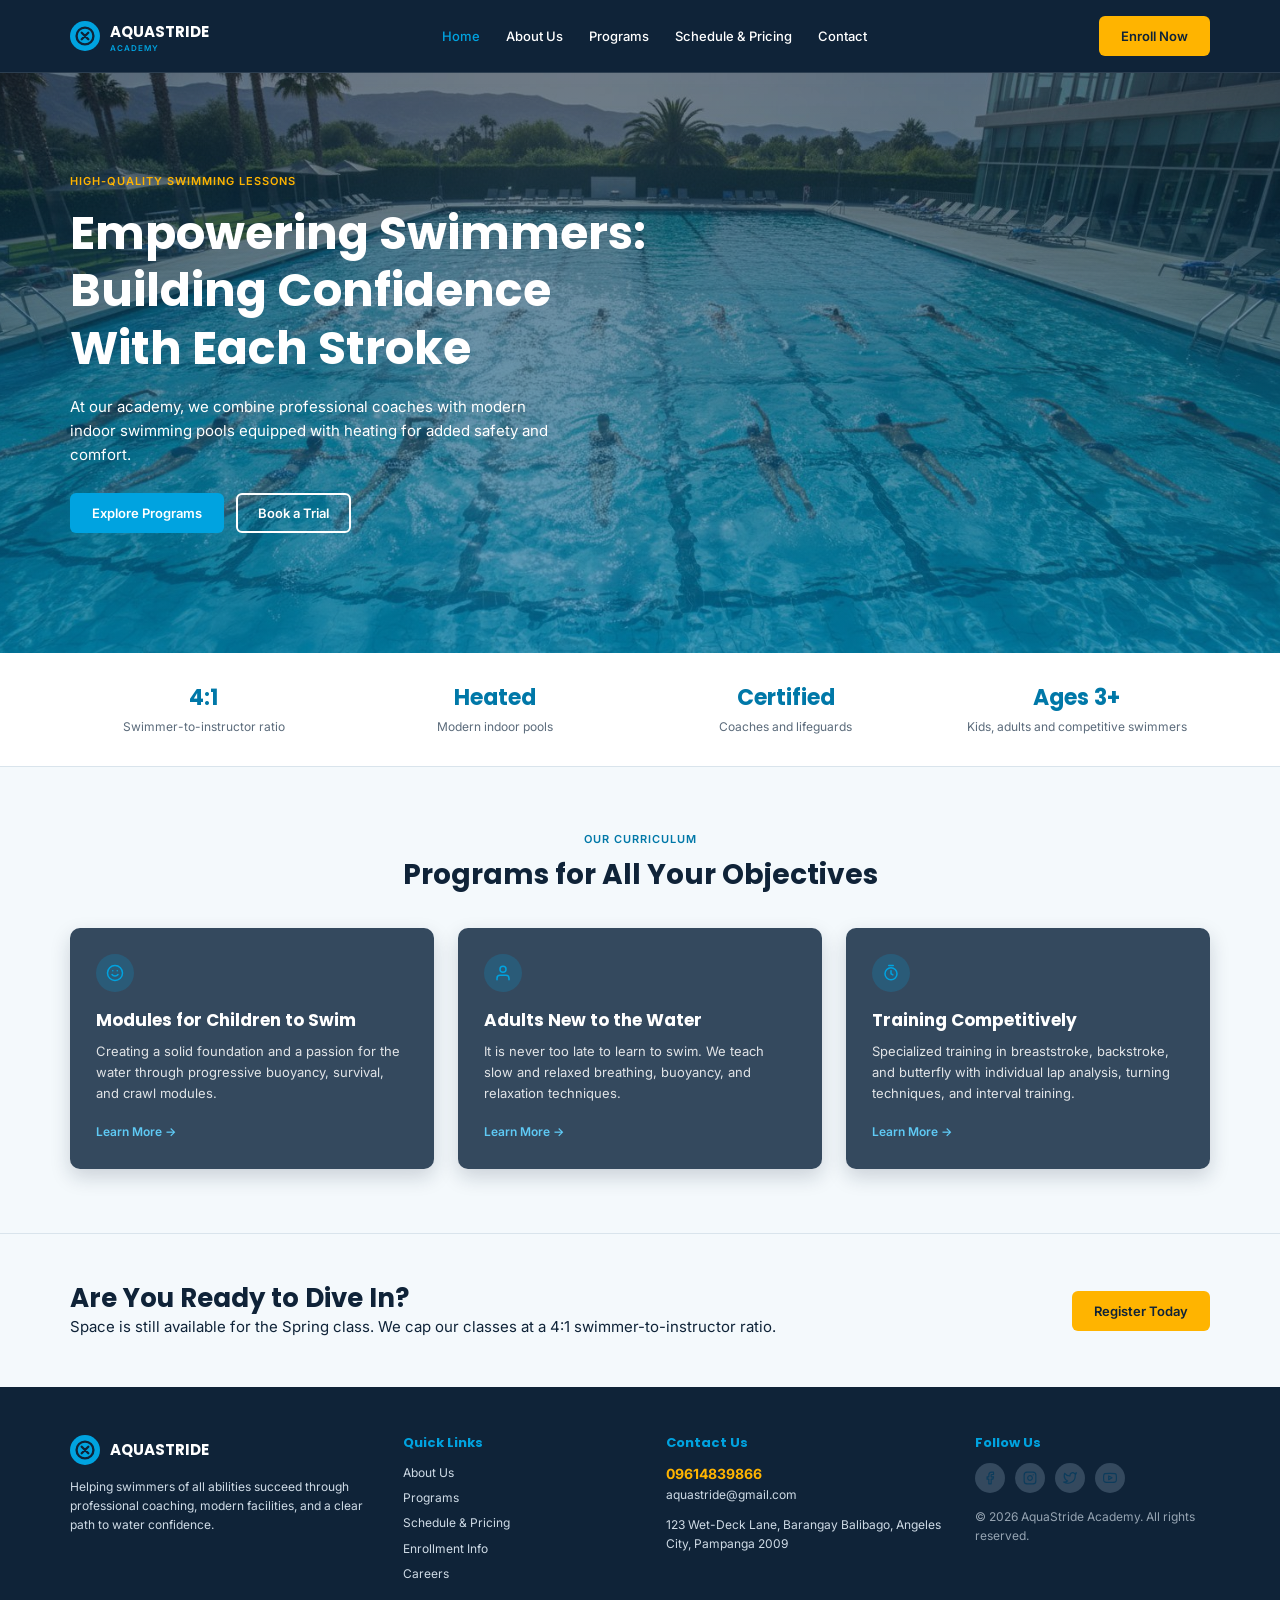
<file: index.html>
<!DOCTYPE html>
<!-- AquaStride Academy - Home page -->
<html lang="en">

<head>
    <meta charset="UTF-8">
    <meta name="viewport" content="width=device-width, initial-scale=1.0">
    <meta name="description" content="AquaStride Academy offers professional swimming lessons for kids, adults and competitive swimmers in modern heated indoor pools in Angeles City, Pampanga.">
    <meta name="theme-color" content="#0f2338">
    <title>Home | AquaStride Academy</title>
    <link rel="icon" href="images/logo.svg">

    <!-- Fonts -->
    <link rel="preconnect" href="https://fonts.googleapis.com">
    <link rel="stylesheet" href="https://fonts.googleapis.com/css2?family=Inter:wght@400;500;600&family=Poppins:wght@600;700&display=swap">

    <!-- Styles -->
    <link rel="stylesheet" href="css/style.css">
</head>

<body>

    <a class="skip-link" href="#mainContent">Skip to main content</a>

    <!-- Header and navigation -->
    <header class="site-header">
        <nav class="nav-bar" id="siteNav" aria-label="Main navigation">
            <a class="brand" href="index.html">
                <img src="images/logo.svg" alt="AquaStride Academy logo">
                <span class="brand-text">AQUASTRIDE<small>ACADEMY</small></span>
            </a>

            <button class="menu-button" type="button" aria-expanded="false"
                aria-controls="navList" aria-label="Open menu">
                <span class="menu-line"></span>
                <span class="menu-line"></span>
                <span class="menu-line"></span>
            </button>

            <ul class="nav-list" id="navList">
                <li><a class="nav-link active" href="index.html" aria-current="page">Home</a></li>
                <li><a class="nav-link" href="about.html">About Us</a></li>
                <li><a class="nav-link" href="programs.html">Programs</a></li>
                <li><a class="nav-link" href="schedule.html">Schedule &amp; Pricing</a></li>
                <li><a class="nav-link" href="contact.html">Contact</a></li>
            </ul>

            <a class="btn btn-yellow nav-enroll" href="contact.html">Enroll Now</a>
        </nav>
    </header>

    <main class="page" id="mainContent">

        <!-- Home / landing section -->
        <section class="hero" id="home">
            <div class="wrapper">
                <p class="hero-tag">High-quality swimming lessons</p>
                <h1>Empowering Swimmers: Building Confidence With Each Stroke</h1>
                <p class="hero-subtitle">At our academy, we combine professional coaches with modern indoor swimming pools equipped with heating for added safety and comfort.</p>

                <div class="hero-buttons">
                    <a class="btn" href="programs.html">Explore Programs</a>
                    <a class="btn btn-outline" href="contact.html">Book a Trial</a>
                </div>
            </div>
        </section>

        <!-- Why choose us -->
        <section class="facts" aria-label="Why choose AquaStride">
            <div class="wrapper">
                <ul class="facts-list">
                    <li class="fact"><strong>4:1</strong><span>Swimmer-to-instructor ratio</span></li>
                    <li class="fact"><strong>Heated</strong><span>Modern indoor pools</span></li>
                    <li class="fact"><strong>Certified</strong><span>Coaches and lifeguards</span></li>
                    <li class="fact"><strong>Ages 3+</strong><span>Kids, adults and competitive swimmers</span></li>
                </ul>
            </div>
        </section>

        <!-- Programs preview -->
        <section class="section" id="programs">
            <div class="wrapper">
                <p class="eyebrow eyebrow-center">Our curriculum</p>
                <h2 class="section-title">Programs for All Your Objectives</h2>

                <div class="card-grid">
                    <article class="program-card">
                        <div class="program-icon"><img src="images/icons/kids.svg" alt=""></div>
                        <h3>Modules for Children to Swim</h3>
                        <p>Creating a solid foundation and a passion for the water through progressive buoyancy, survival, and crawl modules.</p>
                        <a href="programs.html#kids-course">Learn More →</a>
                    </article>

                    <article class="program-card">
                        <div class="program-icon"><img src="images/icons/adult.svg" alt=""></div>
                        <h3>Adults New to the Water</h3>
                        <p>It is never too late to learn to swim. We teach slow and relaxed breathing, buoyancy, and relaxation techniques.</p>
                        <a href="programs.html#adult-course">Learn More →</a>
                    </article>

                    <article class="program-card">
                        <div class="program-icon"><img src="images/icons/timer.svg" alt=""></div>
                        <h3>Training Competitively</h3>
                        <p>Specialized training in breaststroke, backstroke, and butterfly with individual lap analysis, turning techniques, and interval training.</p>
                        <a href="programs.html#masterclass">Learn More →</a>
                    </article>
                </div>
            </div>
        </section>

        <!-- Call to action -->
        <section class="cta">
            <div class="wrapper cta-inner">
                <div>
                    <h2>Are You Ready to Dive In?</h2>
                    <p>Space is still available for the Spring class. We cap our classes at a 4:1 swimmer-to-instructor ratio.</p>
                </div>
                <a class="btn btn-yellow" href="contact.html">Register Today</a>
            </div>
        </section>

    </main>

    <!-- Footer -->
    <footer class="site-footer">
        <div class="wrapper footer-grid">
            <div>
                <div class="brand footer-brand">
                    <img src="images/logo.svg" alt="AquaStride Academy logo">
                    AQUASTRIDE
                </div>
                <p>Helping swimmers of all abilities succeed through professional coaching, modern facilities, and a clear path to water confidence.</p>
            </div>

            <div>
                <h2 class="footer-heading">Quick Links</h2>
                <nav aria-label="Footer links">
                    <ul class="footer-links">
                        <li><a href="about.html">About Us</a></li>
                        <li><a href="programs.html">Programs</a></li>
                        <li><a href="schedule.html">Schedule &amp; Pricing</a></li>
                        <li><a href="contact.html">Enrollment Info</a></li>
                        <li><a href="contact.html">Careers</a></li>
                    </ul>
                </nav>
            </div>

            <div>
                <h2 class="footer-heading">Contact Us</h2>
                <address>
                    <p><a class="footer-phone" href="tel:09614839866">09614839866</a></p>
                    <p><a href="mailto:aquastride@gmail.com">aquastride@gmail.com</a></p>
                    <p class="footer-address">123 Wet-Deck Lane, Barangay Balibago, Angeles City, Pampanga 2009</p>
                </address>
            </div>

            <div>
                <h2 class="footer-heading">Follow Us</h2>
                <ul class="social-list">
                    <li><a class="social-link" href="https://www.facebook.com/" target="_blank" rel="noopener noreferrer" aria-label="Facebook"><img src="images/icons/facebook-dark.svg" alt=""></a></li>
                    <li><a class="social-link" href="https://www.instagram.com/" target="_blank" rel="noopener noreferrer" aria-label="Instagram"><img src="images/icons/instagram-dark.svg" alt=""></a></li>
                    <li><a class="social-link" href="https://twitter.com/" target="_blank" rel="noopener noreferrer" aria-label="Twitter"><img src="images/icons/twitter-dark.svg" alt=""></a></li>
                    <li><a class="social-link" href="https://www.youtube.com/" target="_blank" rel="noopener noreferrer" aria-label="YouTube"><img src="images/icons/youtube-dark.svg" alt=""></a></li>
                </ul>
                <p class="copyright">© 2026 AquaStride Academy. All rights reserved.</p>
            </div>
        </div>
    </footer>

    <!-- Script -->
    <script src="js/main.js"></script>
</body>

</html>
</file>
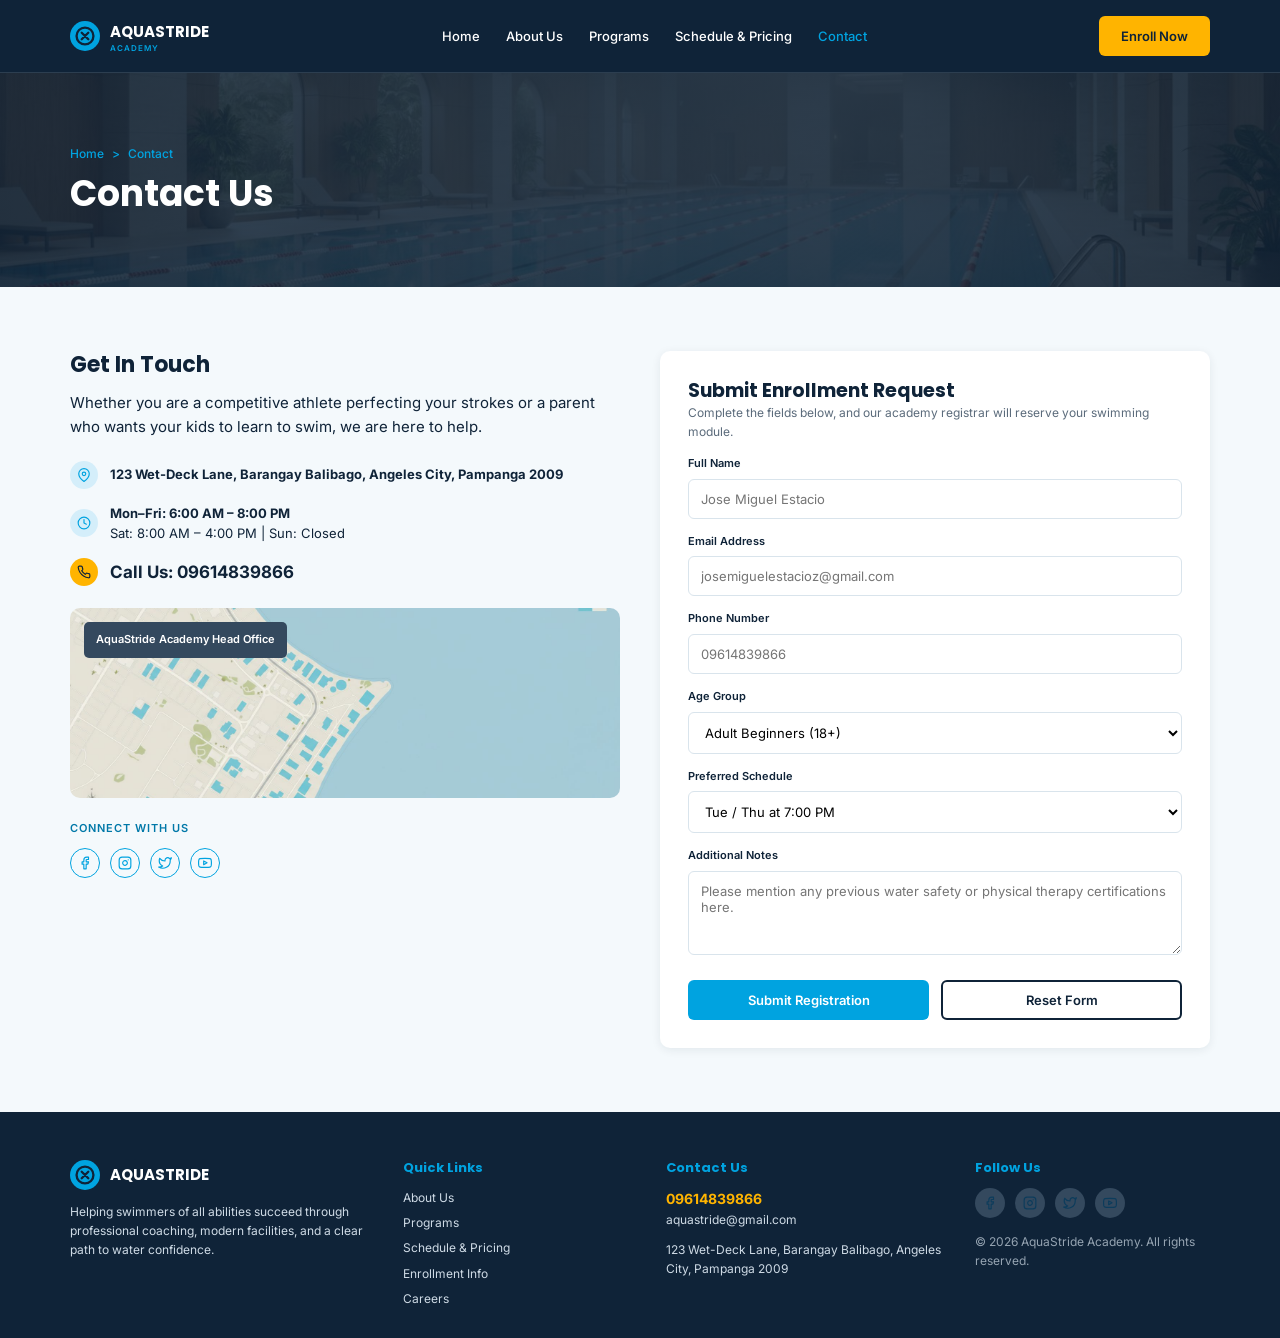
<file: contact.html>
<!DOCTYPE html>
<!-- AquaStride Academy - Contact page -->
<html lang="en">

<head>
    <meta charset="UTF-8">
    <meta name="viewport" content="width=device-width, initial-scale=1.0">
    <meta name="description" content="Contact AquaStride Academy or send an enrollment request for swimming lessons.">
    <meta name="theme-color" content="#0f2338">
    <title>Contact | AquaStride Academy</title>
    <link rel="icon" href="images/logo.svg">

    <!-- Fonts -->
    <link rel="preconnect" href="https://fonts.googleapis.com">
    <link rel="stylesheet" href="https://fonts.googleapis.com/css2?family=Inter:wght@400;500;600&family=Poppins:wght@600;700&display=swap">

    <!-- Styles -->
    <link rel="stylesheet" href="css/style.css">
</head>

<body>

    <a class="skip-link" href="#mainContent">Skip to main content</a>

    <!-- Header and navigation -->
    <header class="site-header">
        <nav class="nav-bar" id="siteNav" aria-label="Main navigation">
            <a class="brand" href="index.html">
                <img src="images/logo.svg" alt="AquaStride Academy logo">
                <span class="brand-text">AQUASTRIDE<small>ACADEMY</small></span>
            </a>

            <button class="menu-button" type="button" aria-expanded="false"
                aria-controls="navList" aria-label="Open menu">
                <span class="menu-line"></span>
                <span class="menu-line"></span>
                <span class="menu-line"></span>
            </button>

            <ul class="nav-list" id="navList">
                <li><a class="nav-link" href="index.html">Home</a></li>
                <li><a class="nav-link" href="about.html">About Us</a></li>
                <li><a class="nav-link" href="programs.html">Programs</a></li>
                <li><a class="nav-link" href="schedule.html">Schedule &amp; Pricing</a></li>
                <li><a class="nav-link active" href="contact.html" aria-current="page">Contact</a></li>
            </ul>

            <a class="btn btn-yellow nav-enroll" href="contact.html">Enroll Now</a>
        </nav>
    </header>

    <main class="page" id="mainContent">

    <section class="page-banner banner-contact">
        <div class="wrapper">
            <nav class="breadcrumb" aria-label="Breadcrumb">
                <ol>
                    <li><a href="index.html">Home</a></li>
                    <li aria-current="page">Contact</li>
                </ol>
            </nav>
            <h1>Contact Us</h1>
        </div>
    </section>

        <section class="section">
            <div class="wrapper contact-layout">

                <!-- Contact details -->
                <div>
                    <h2 class="about-title">Get In Touch</h2>
                    <p class="contact-text">Whether you are a competitive athlete perfecting your strokes or a parent who wants your kids to learn to swim, we are here to help.</p>

                    <div class="info-row">
                        <span class="info-icon"><img src="images/icons/pin.svg" alt=""></span>
                        <strong>123 Wet-Deck Lane, Barangay Balibago, Angeles City, Pampanga 2009</strong>
                    </div>
                    <div class="info-row">
                        <span class="info-icon"><img src="images/icons/clock.svg" alt=""></span>
                        <span><strong>Mon&ndash;Fri: 6:00 AM &ndash; 8:00 PM</strong><br>Sat: 8:00 AM &ndash; 4:00 PM | Sun: Closed</span>
                    </div>
                    <div class="info-row">
                        <span class="info-icon info-icon-yellow"><img src="images/icons/phone.svg" alt=""></span>
                        <a class="phone-number" href="tel:09614839866">Call Us: 09614839866</a>
                    </div>

                    <div class="map-box">
                        <img src="images/map.jpg" width="1536" height="672" loading="lazy" alt="Map showing the academy location">
                        <span class="map-label">AquaStride Academy Head Office</span>
                    </div>

                    <p class="eyebrow eyebrow-spaced">Connect with us</p>
                    <ul class="social-list social-list-outline">
                        <li><a class="social-link" href="https://www.facebook.com/" target="_blank" rel="noopener noreferrer" aria-label="Facebook"><img src="images/icons/facebook.svg" alt=""></a></li>
                        <li><a class="social-link" href="https://www.instagram.com/" target="_blank" rel="noopener noreferrer" aria-label="Instagram"><img src="images/icons/instagram.svg" alt=""></a></li>
                        <li><a class="social-link" href="https://twitter.com/" target="_blank" rel="noopener noreferrer" aria-label="Twitter"><img src="images/icons/twitter.svg" alt=""></a></li>
                        <li><a class="social-link" href="https://www.youtube.com/" target="_blank" rel="noopener noreferrer" aria-label="YouTube"><img src="images/icons/youtube.svg" alt=""></a></li>
                    </ul>
                </div>

                <!-- Enrollment form -->
                <form class="card enroll-form" id="enrollForm">
                    <h2>Submit Enrollment Request</h2>
                    <p class="form-note">Complete the fields below, and our academy registrar will reserve your swimming module.</p>

                    <label for="fullName">Full Name</label>
                    <input type="text" id="fullName" name="fullName" autocomplete="name" placeholder="Jose Miguel Estacio" required>

                    <label for="email">Email Address</label>
                    <input type="email" id="email" name="email" autocomplete="email" placeholder="josemiguelestacioz@gmail.com" required>

                    <label for="phone">Phone Number</label>
                    <input type="tel" id="phone" name="phone" autocomplete="tel" inputmode="numeric" pattern="09[0-9]{9}"
                        title="Enter an 11-digit mobile number that starts with 09, for example 09614839866"
                        placeholder="09614839866">

                    <label for="ageGroup">Age Group</label>
                    <select id="ageGroup" name="ageGroup">
                        <option>Tadpoles (ages 3&ndash;5)</option>
                        <option>Dolphins (ages 6&ndash;9)</option>
                        <option>Sharks (ages 10&ndash;14)</option>
                        <option selected>Adult Beginners (18+)</option>
                        <option>Adult Cardio (18+)</option>
                        <option>Competitive (12+)</option>
                    </select>

                    <label for="schedule">Preferred Schedule</label>
                    <select id="schedule" name="schedule">
                        <option>Mon / Wed at 4:00 PM</option>
                        <option>Tue / Thu at 4:00 PM</option>
                        <option>Mon / Wed / Fri at 5:00 PM</option>
                        <option selected>Tue / Thu at 7:00 PM</option>
                        <option>Mon / Wed at 6:00 PM</option>
                        <option>Mon&ndash;Fri at 6:00 AM</option>
                        <option>Tue / Thu at 6:00 PM (Masterclass)</option>
                    </select>

                    <label for="notes">Additional Notes</label>
                    <textarea id="notes" name="notes" placeholder="Please mention any previous water safety or physical therapy certifications here."></textarea>

                    <div class="form-buttons">
                        <button class="btn" type="submit">Submit Registration</button>
                        <button class="btn btn-dark" type="reset">Reset Form</button>
                    </div>

                    <p class="form-message" id="formMessage" role="status">Thank you! Our registrar will contact you shortly.</p>
                </form>

            </div>
        </section>

    </main>

    <!-- Footer -->
    <footer class="site-footer">
        <div class="wrapper footer-grid">
            <div>
                <div class="brand footer-brand">
                    <img src="images/logo.svg" alt="AquaStride Academy logo">
                    AQUASTRIDE
                </div>
                <p>Helping swimmers of all abilities succeed through professional coaching, modern facilities, and a clear path to water confidence.</p>
            </div>

            <div>
                <h2 class="footer-heading">Quick Links</h2>
                <nav aria-label="Footer links">
                    <ul class="footer-links">
                        <li><a href="about.html">About Us</a></li>
                        <li><a href="programs.html">Programs</a></li>
                        <li><a href="schedule.html">Schedule &amp; Pricing</a></li>
                        <li><a href="contact.html">Enrollment Info</a></li>
                        <li><a href="contact.html">Careers</a></li>
                    </ul>
                </nav>
            </div>

            <div>
                <h2 class="footer-heading">Contact Us</h2>
                <address>
                    <p><a class="footer-phone" href="tel:09614839866">09614839866</a></p>
                    <p><a href="mailto:aquastride@gmail.com">aquastride@gmail.com</a></p>
                    <p class="footer-address">123 Wet-Deck Lane, Barangay Balibago, Angeles City, Pampanga 2009</p>
                </address>
            </div>

            <div>
                <h2 class="footer-heading">Follow Us</h2>
                <ul class="social-list">
                    <li><a class="social-link" href="https://www.facebook.com/" target="_blank" rel="noopener noreferrer" aria-label="Facebook"><img src="images/icons/facebook-dark.svg" alt=""></a></li>
                    <li><a class="social-link" href="https://www.instagram.com/" target="_blank" rel="noopener noreferrer" aria-label="Instagram"><img src="images/icons/instagram-dark.svg" alt=""></a></li>
                    <li><a class="social-link" href="https://twitter.com/" target="_blank" rel="noopener noreferrer" aria-label="Twitter"><img src="images/icons/twitter-dark.svg" alt=""></a></li>
                    <li><a class="social-link" href="https://www.youtube.com/" target="_blank" rel="noopener noreferrer" aria-label="YouTube"><img src="images/icons/youtube-dark.svg" alt=""></a></li>
                </ul>
                <p class="copyright">© 2026 AquaStride Academy. All rights reserved.</p>
            </div>
        </div>
    </footer>

    <!-- Script -->
    <script src="js/main.js"></script>
</body>

</html>
</file>
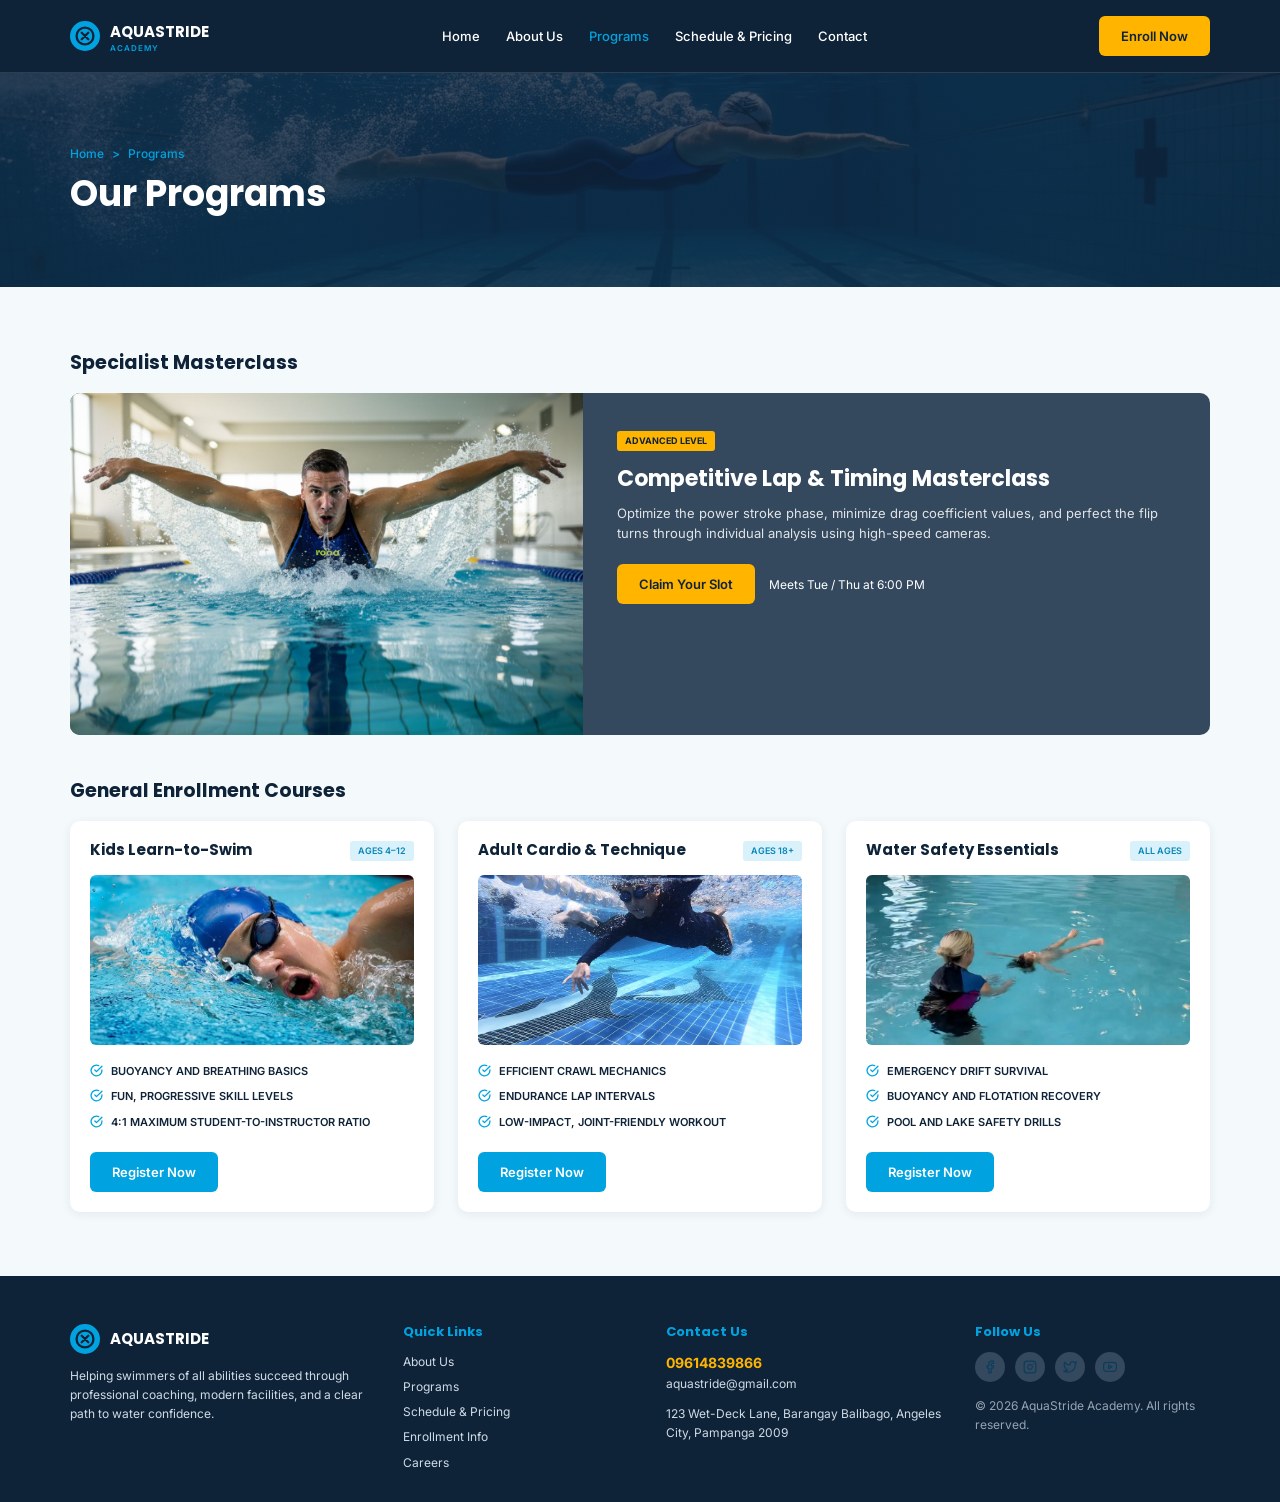
<file: programs.html>
<!DOCTYPE html>
<!-- AquaStride Academy - Programs page -->
<html lang="en">

<head>
    <meta charset="UTF-8">
    <meta name="viewport" content="width=device-width, initial-scale=1.0">
    <meta name="description" content="Swimming programs at AquaStride Academy: a competitive masterclass and general courses for kids, adults and water safety.">
    <meta name="theme-color" content="#0f2338">
    <title>Programs | AquaStride Academy</title>
    <link rel="icon" href="images/logo.svg">

    <!-- Fonts -->
    <link rel="preconnect" href="https://fonts.googleapis.com">
    <link rel="stylesheet" href="https://fonts.googleapis.com/css2?family=Inter:wght@400;500;600&family=Poppins:wght@600;700&display=swap">

    <!-- Styles -->
    <link rel="stylesheet" href="css/style.css">
</head>

<body>

    <a class="skip-link" href="#mainContent">Skip to main content</a>

    <!-- Header and navigation -->
    <header class="site-header">
        <nav class="nav-bar" id="siteNav" aria-label="Main navigation">
            <a class="brand" href="index.html">
                <img src="images/logo.svg" alt="AquaStride Academy logo">
                <span class="brand-text">AQUASTRIDE<small>ACADEMY</small></span>
            </a>

            <button class="menu-button" type="button" aria-expanded="false"
                aria-controls="navList" aria-label="Open menu">
                <span class="menu-line"></span>
                <span class="menu-line"></span>
                <span class="menu-line"></span>
            </button>

            <ul class="nav-list" id="navList">
                <li><a class="nav-link" href="index.html">Home</a></li>
                <li><a class="nav-link" href="about.html">About Us</a></li>
                <li><a class="nav-link active" href="programs.html" aria-current="page">Programs</a></li>
                <li><a class="nav-link" href="schedule.html">Schedule &amp; Pricing</a></li>
                <li><a class="nav-link" href="contact.html">Contact</a></li>
            </ul>

            <a class="btn btn-yellow nav-enroll" href="contact.html">Enroll Now</a>
        </nav>
    </header>

    <main class="page" id="mainContent">

    <section class="page-banner banner-programs">
        <div class="wrapper">
            <nav class="breadcrumb" aria-label="Breadcrumb">
                <ol>
                    <li><a href="index.html">Home</a></li>
                    <li aria-current="page">Programs</li>
                </ol>
            </nav>
            <h1>Our Programs</h1>
        </div>
    </section>

        <section class="section">
            <div class="wrapper">

                <!-- Masterclass -->
                <h2 class="sub-title sub-title-first">Specialist Masterclass</h2>
                <div class="masterclass" id="masterclass">
                    <img src="images/masterclass.jpg" width="1248" height="832" loading="lazy" alt="Swimmer doing the butterfly stroke">
                    <div class="masterclass-text">
                        <span class="badge">Advanced level</span>
                        <h3>Competitive Lap &amp; Timing Masterclass</h3>
                        <p>Optimize the power stroke phase, minimize drag coefficient values, and perfect the flip turns through individual analysis using high-speed cameras.</p>

                        <div class="masterclass-action">
                            <a class="btn btn-yellow" href="contact.html">Claim Your Slot</a>
                            <span>Meets Tue / Thu at 6:00 PM</span>
                        </div>
                    </div>
                </div>

                <!-- General courses -->
                <h2 class="sub-title">General Enrollment Courses</h2>
                <div class="card-grid course-grid">
                    <article class="card" id="kids-course">
                        <div class="course-top">
                            <h3>Kids Learn-to-Swim</h3>
                            <span class="course-age">AGES 4&ndash;12</span>
                        </div>
                        <img class="course-image" src="images/course-kids.jpg" alt="Swimmer in a blue cap breathing while swimming freestyle" width="799" height="384" loading="lazy">
                        <ul class="check-list">
                            <li>Buoyancy and breathing basics</li>
                            <li>Fun, progressive skill levels</li>
                            <li>4:1 maximum student-to-instructor ratio</li>
                        </ul>
                        <a class="btn" href="contact.html">Register Now</a>
                    </article>

                    <article class="card" id="adult-course">
                        <div class="course-top">
                            <h3>Adult Cardio &amp; Technique</h3>
                            <span class="course-age">AGES 18+</span>
                        </div>
                        <img class="course-image" src="images/course-adult.jpg" alt="Swimmer in goggles doing the crawl underwater" width="900" height="675" loading="lazy">
                        <ul class="check-list">
                            <li>Efficient crawl mechanics</li>
                            <li>Endurance lap intervals</li>
                            <li>Low-impact, joint-friendly workout</li>
                        </ul>
                        <a class="btn" href="contact.html">Register Now</a>
                    </article>

                    <article class="card" id="safety-course">
                        <div class="course-top">
                            <h3>Water Safety Essentials</h3>
                            <span class="course-age">ALL AGES</span>
                        </div>
                        <img class="course-image" src="images/course-safety.jpg" alt="Instructor guiding a child floating on her back in the pool" width="900" height="506" loading="lazy">
                        <ul class="check-list">
                            <li>Emergency drift survival</li>
                            <li>Buoyancy and flotation recovery</li>
                            <li>Pool and lake safety drills</li>
                        </ul>
                        <a class="btn" href="contact.html">Register Now</a>
                    </article>
                </div>

            </div>
        </section>

    </main>

    <!-- Footer -->
    <footer class="site-footer">
        <div class="wrapper footer-grid">
            <div>
                <div class="brand footer-brand">
                    <img src="images/logo.svg" alt="AquaStride Academy logo">
                    AQUASTRIDE
                </div>
                <p>Helping swimmers of all abilities succeed through professional coaching, modern facilities, and a clear path to water confidence.</p>
            </div>

            <div>
                <h2 class="footer-heading">Quick Links</h2>
                <nav aria-label="Footer links">
                    <ul class="footer-links">
                        <li><a href="about.html">About Us</a></li>
                        <li><a href="programs.html">Programs</a></li>
                        <li><a href="schedule.html">Schedule &amp; Pricing</a></li>
                        <li><a href="contact.html">Enrollment Info</a></li>
                        <li><a href="contact.html">Careers</a></li>
                    </ul>
                </nav>
            </div>

            <div>
                <h2 class="footer-heading">Contact Us</h2>
                <address>
                    <p><a class="footer-phone" href="tel:09614839866">09614839866</a></p>
                    <p><a href="mailto:aquastride@gmail.com">aquastride@gmail.com</a></p>
                    <p class="footer-address">123 Wet-Deck Lane, Barangay Balibago, Angeles City, Pampanga 2009</p>
                </address>
            </div>

            <div>
                <h2 class="footer-heading">Follow Us</h2>
                <ul class="social-list">
                    <li><a class="social-link" href="https://www.facebook.com/" target="_blank" rel="noopener noreferrer" aria-label="Facebook"><img src="images/icons/facebook-dark.svg" alt=""></a></li>
                    <li><a class="social-link" href="https://www.instagram.com/" target="_blank" rel="noopener noreferrer" aria-label="Instagram"><img src="images/icons/instagram-dark.svg" alt=""></a></li>
                    <li><a class="social-link" href="https://twitter.com/" target="_blank" rel="noopener noreferrer" aria-label="Twitter"><img src="images/icons/twitter-dark.svg" alt=""></a></li>
                    <li><a class="social-link" href="https://www.youtube.com/" target="_blank" rel="noopener noreferrer" aria-label="YouTube"><img src="images/icons/youtube-dark.svg" alt=""></a></li>
                </ul>
                <p class="copyright">© 2026 AquaStride Academy. All rights reserved.</p>
            </div>
        </div>
    </footer>

    <!-- Script -->
    <script src="js/main.js"></script>
</body>

</html>
</file>
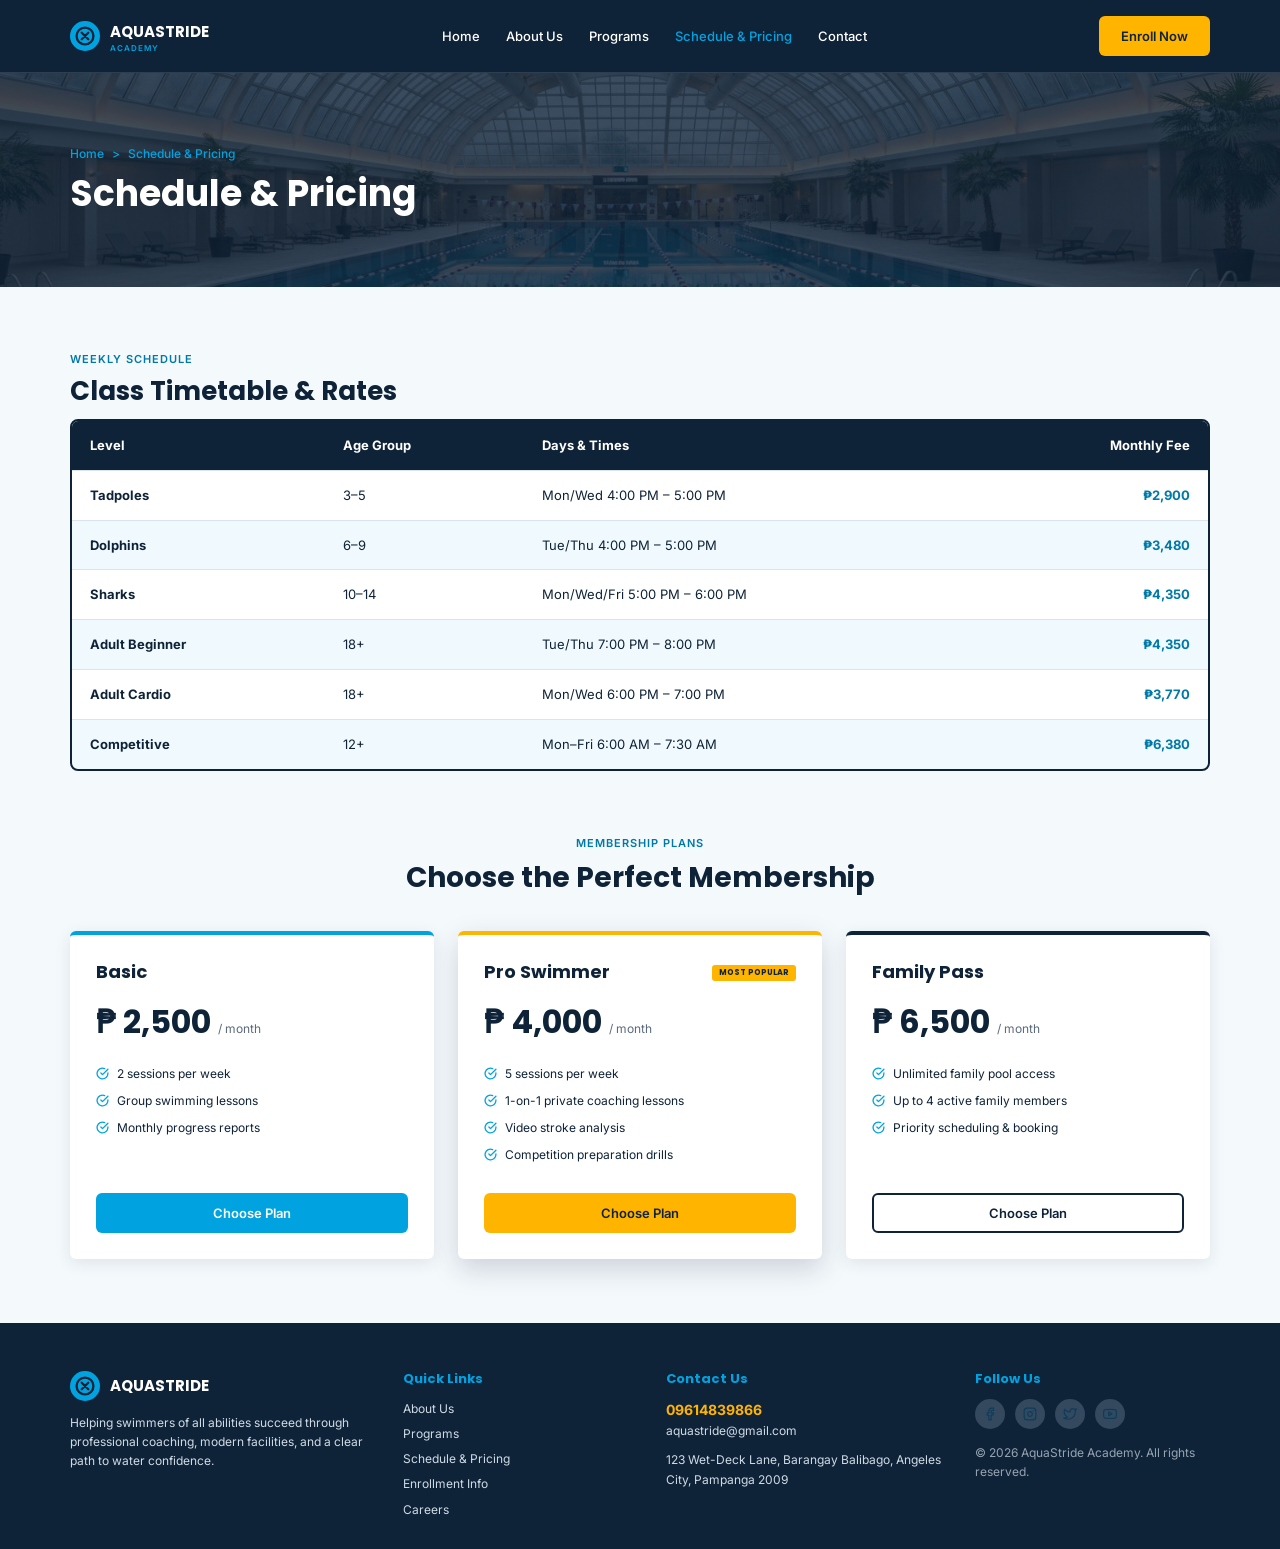
<file: schedule.html>
<!DOCTYPE html>
<!-- AquaStride Academy - Schedule and Pricing page -->
<html lang="en">

<head>
    <meta charset="UTF-8">
    <meta name="viewport" content="width=device-width, initial-scale=1.0">
    <meta name="description" content="Class timetable, monthly rates and membership plans at AquaStride Academy.">
    <meta name="theme-color" content="#0f2338">
    <title>Schedule &amp; Pricing | AquaStride Academy</title>
    <link rel="icon" href="images/logo.svg">

    <!-- Fonts -->
    <link rel="preconnect" href="https://fonts.googleapis.com">
    <link rel="stylesheet" href="https://fonts.googleapis.com/css2?family=Inter:wght@400;500;600&family=Poppins:wght@600;700&display=swap">

    <!-- Styles -->
    <link rel="stylesheet" href="css/style.css">
</head>

<body>

    <a class="skip-link" href="#mainContent">Skip to main content</a>

    <!-- Header and navigation -->
    <header class="site-header">
        <nav class="nav-bar" id="siteNav" aria-label="Main navigation">
            <a class="brand" href="index.html">
                <img src="images/logo.svg" alt="AquaStride Academy logo">
                <span class="brand-text">AQUASTRIDE<small>ACADEMY</small></span>
            </a>

            <button class="menu-button" type="button" aria-expanded="false"
                aria-controls="navList" aria-label="Open menu">
                <span class="menu-line"></span>
                <span class="menu-line"></span>
                <span class="menu-line"></span>
            </button>

            <ul class="nav-list" id="navList">
                <li><a class="nav-link" href="index.html">Home</a></li>
                <li><a class="nav-link" href="about.html">About Us</a></li>
                <li><a class="nav-link" href="programs.html">Programs</a></li>
                <li><a class="nav-link active" href="schedule.html" aria-current="page">Schedule &amp; Pricing</a></li>
                <li><a class="nav-link" href="contact.html">Contact</a></li>
            </ul>

            <a class="btn btn-yellow nav-enroll" href="contact.html">Enroll Now</a>
        </nav>
    </header>

    <main class="page" id="mainContent">

    <section class="page-banner banner-schedule">
        <div class="wrapper">
            <nav class="breadcrumb" aria-label="Breadcrumb">
                <ol>
                    <li><a href="index.html">Home</a></li>
                    <li aria-current="page">Schedule &amp; Pricing</li>
                </ol>
            </nav>
            <h1>Schedule &amp; Pricing</h1>
        </div>
    </section>

        <section class="section">
            <div class="wrapper">

                <!-- Timetable -->
                <p class="eyebrow">Weekly schedule</p>
                <h2 class="about-title table-title">Class Timetable &amp; Rates</h2>

                <div class="table-wrap">
                    <table class="schedule-table">
                    <caption class="visually-hidden">Class timetable and monthly rates</caption>
                        <thead>
                            <tr>
                                <th scope="col">Level</th>
                                <th scope="col">Age Group</th>
                                <th scope="col">Days &amp; Times</th>
                                <th scope="col">Monthly Fee</th>
                            </tr>
                        </thead>
                        <tbody>
                            <tr>
                                <td>Tadpoles</td>
                                <td data-label="Age Group">3&ndash;5</td>
                                <td data-label="Schedule">Mon/Wed 4:00 PM &ndash; 5:00 PM</td>
                                <td data-label="Monthly Fee">₱2,900</td>
                            </tr>
                            <tr>
                                <td>Dolphins</td>
                                <td data-label="Age Group">6&ndash;9</td>
                                <td data-label="Schedule">Tue/Thu 4:00 PM &ndash; 5:00 PM</td>
                                <td data-label="Monthly Fee">₱3,480</td>
                            </tr>
                            <tr>
                                <td>Sharks</td>
                                <td data-label="Age Group">10&ndash;14</td>
                                <td data-label="Schedule">Mon/Wed/Fri 5:00 PM &ndash; 6:00 PM</td>
                                <td data-label="Monthly Fee">₱4,350</td>
                            </tr>
                            <tr>
                                <td>Adult Beginner</td>
                                <td data-label="Age Group">18+</td>
                                <td data-label="Schedule">Tue/Thu 7:00 PM &ndash; 8:00 PM</td>
                                <td data-label="Monthly Fee">₱4,350</td>
                            </tr>
                            <tr>
                                <td>Adult Cardio</td>
                                <td data-label="Age Group">18+</td>
                                <td data-label="Schedule">Mon/Wed 6:00 PM &ndash; 7:00 PM</td>
                                <td data-label="Monthly Fee">₱3,770</td>
                            </tr>
                            <tr>
                                <td>Competitive</td>
                                <td data-label="Age Group">12+</td>
                                <td data-label="Schedule">Mon&ndash;Fri 6:00 AM &ndash; 7:30 AM</td>
                                <td data-label="Monthly Fee">₱6,380</td>
                            </tr>
                        </tbody>
                    </table>
                </div>

                <!-- Membership plans -->
                <p class="eyebrow plans-eyebrow">Membership plans</p>
                <h2 class="section-title">Choose the Perfect Membership</h2>

                <div class="card-grid plan-grid">
                    <article class="plan">
                        <h3>Basic</h3>
                        <p class="price">₱ 2,500 <small>/ month</small></p>
                        <ul class="check-list">
                            <li>2 sessions per week</li>
                            <li>Group swimming lessons</li>
                            <li>Monthly progress reports</li>
                        </ul>
                        <a class="btn" href="contact.html">Choose Plan</a>
                    </article>

                    <article class="plan plan-popular">
                        <h3>Pro Swimmer
                            <span class="plan-label">MOST POPULAR</span></h3>
                        <p class="price">₱ 4,000 <small>/ month</small></p>
                        <ul class="check-list">
                            <li>5 sessions per week</li>
                            <li>1-on-1 private coaching lessons</li>
                            <li>Video stroke analysis</li>
                            <li>Competition preparation drills</li>
                        </ul>
                        <a class="btn btn-yellow" href="contact.html">Choose Plan</a>
                    </article>

                    <article class="plan plan-family">
                        <h3>Family Pass</h3>
                        <p class="price">₱ 6,500 <small>/ month</small></p>
                        <ul class="check-list">
                            <li>Unlimited family pool access</li>
                            <li>Up to 4 active family members</li>
                            <li>Priority scheduling &amp; booking</li>
                        </ul>
                        <a class="btn btn-dark" href="contact.html">Choose Plan</a>
                    </article>
                </div>

            </div>
        </section>

    </main>

    <!-- Footer -->
    <footer class="site-footer">
        <div class="wrapper footer-grid">
            <div>
                <div class="brand footer-brand">
                    <img src="images/logo.svg" alt="AquaStride Academy logo">
                    AQUASTRIDE
                </div>
                <p>Helping swimmers of all abilities succeed through professional coaching, modern facilities, and a clear path to water confidence.</p>
            </div>

            <div>
                <h2 class="footer-heading">Quick Links</h2>
                <nav aria-label="Footer links">
                    <ul class="footer-links">
                        <li><a href="about.html">About Us</a></li>
                        <li><a href="programs.html">Programs</a></li>
                        <li><a href="schedule.html">Schedule &amp; Pricing</a></li>
                        <li><a href="contact.html">Enrollment Info</a></li>
                        <li><a href="contact.html">Careers</a></li>
                    </ul>
                </nav>
            </div>

            <div>
                <h2 class="footer-heading">Contact Us</h2>
                <address>
                    <p><a class="footer-phone" href="tel:09614839866">09614839866</a></p>
                    <p><a href="mailto:aquastride@gmail.com">aquastride@gmail.com</a></p>
                    <p class="footer-address">123 Wet-Deck Lane, Barangay Balibago, Angeles City, Pampanga 2009</p>
                </address>
            </div>

            <div>
                <h2 class="footer-heading">Follow Us</h2>
                <ul class="social-list">
                    <li><a class="social-link" href="https://www.facebook.com/" target="_blank" rel="noopener noreferrer" aria-label="Facebook"><img src="images/icons/facebook-dark.svg" alt=""></a></li>
                    <li><a class="social-link" href="https://www.instagram.com/" target="_blank" rel="noopener noreferrer" aria-label="Instagram"><img src="images/icons/instagram-dark.svg" alt=""></a></li>
                    <li><a class="social-link" href="https://twitter.com/" target="_blank" rel="noopener noreferrer" aria-label="Twitter"><img src="images/icons/twitter-dark.svg" alt=""></a></li>
                    <li><a class="social-link" href="https://www.youtube.com/" target="_blank" rel="noopener noreferrer" aria-label="YouTube"><img src="images/icons/youtube-dark.svg" alt=""></a></li>
                </ul>
                <p class="copyright">© 2026 AquaStride Academy. All rights reserved.</p>
            </div>
        </div>
    </footer>

    <!-- Script -->
    <script src="js/main.js"></script>
</body>

</html>
</file>
<file: css/style.css>
/* AquaStride Academy - main stylesheet */

/* Variables */
:root {
    --navyColor: #0f2338;
    --blueColor: #00a3e0;
    --yellowColor: #ffb400;
    --lightColor: #f4f9fc;
    --slateColor: #34495e;
    --textColor: #0f2338;
    --grayColor: #5b6b7b;
    --lineColor: #d9e4ec;
    --blueTextColor: #0078a8;   /* darker blue so text is easier to read on light backgrounds */
    --lightBlueColor: #5fcaf5;  /* lighter blue for links on dark cards */
    --headingFont: "Poppins", Arial, sans-serif;
    --bodyFont: "Inter", Arial, sans-serif;
}


/* Base styles */
* {
    box-sizing: border-box;
}

html {
    scroll-behavior: smooth;
    scroll-padding-top: 80px;   /* keeps linked sections below the sticky menu */
}

@media (prefers-reduced-motion: reduce) {
    html {
        scroll-behavior: auto;
    }
}

body {
    margin: 0;
    color: var(--textColor);
    background-color: var(--lightColor);
    font: 15px/1.6 var(--bodyFont);
}

h1,
h2,
h3,
h4 {
    margin: 0;
    font-family: var(--headingFont);
    line-height: 1.25;
}

p,
ul,
ol {
    margin: 0;
    padding: 0;
}

figure,
address {
    margin: 0;
    font-style: normal;
}

ul,
ol {
    list-style: none;
}

a {
    color: inherit;
    text-decoration: none;
}

img {
    max-width: 100%;
    display: block;
}

:focus-visible {
    outline: 3px solid var(--yellowColor);
    outline-offset: 3px;
}

/* hidden on screen but still read by screen readers */
.visually-hidden {
    position: absolute;
    width: 1px;
    height: 1px;
    overflow: hidden;
    clip: rect(0 0 0 0);
    white-space: nowrap;
}

/* lets keyboard users jump past the menu */
.skip-link {
    position: absolute;
    top: 0;
    left: -9999px;
    z-index: 20;
    padding: 10px 16px;
    background: var(--yellowColor);
    color: var(--navyColor);
    font-weight: 600;
}

.skip-link:focus {
    left: 0;
}

.wrapper {
    max-width: 1188px;
    margin: 0 auto;
    padding: 0 24px;
}

.page {
    min-height: 60vh;
}

.section {
    padding: 64px 0;
}

.eyebrow {
    color: var(--blueTextColor);
    font-size: 11px;
    font-weight: 600;
    letter-spacing: 1px;
    text-transform: uppercase;
}

.section-title {
    margin: 8px 0 36px;
    font-size: 28px;
    text-align: center;
}

.sub-title {
    margin: 44px 0 18px;
    font-size: 19px;
}

.sub-title-first {
    margin-top: 0;
}

.eyebrow-center {
    text-align: center;
}

.eyebrow-spaced {
    margin-bottom: 10px;
}

.card-grid {
    display: grid;
    grid-template-columns: repeat(3, 1fr);
    gap: 24px;
}

.card {
    padding: 20px;
    background: #fff;
    border-radius: 10px;
    box-shadow: 0 2px 10px rgba(15, 35, 56, 0.08);
}


/* Buttons */
.btn {
    display: inline-block;
    padding: 10px 20px;
    border: 2px solid transparent;
    border-radius: 6px;
    background: var(--blueColor);
    color: #fff;
    font: 600 13px var(--bodyFont);
    text-align: center;
    cursor: pointer;
}

.btn-yellow {
    background: var(--yellowColor);
    color: var(--navyColor);
}

.btn-outline {
    background: transparent;
    border-color: #fff;
}

.btn-dark {
    background: #fff;
    border-color: var(--navyColor);
    color: var(--navyColor);
}


/* Header and Navigation */
.site-header {
    position: sticky;
    top: 0;
    z-index: 10;
    background: var(--navyColor);
    color: #fff;
    border-bottom: 1px solid rgba(255, 255, 255, 0.12);
}

.nav-bar {
    max-width: 1188px;
    height: 72px;
    margin: 0 auto;
    padding: 0 24px;
    display: flex;
    align-items: center;
    justify-content: space-between;
    gap: 16px;
}

.brand {
    display: flex;
    align-items: center;
    gap: 10px;
    font: 700 15px var(--headingFont);
}

.brand img {
    width: 30px;
    height: 30px;
}

.brand-text small {
    display: block;
    color: var(--blueColor);
    font: 600 8px var(--bodyFont);
    letter-spacing: 1px;
}

.nav-list {
    display: flex;
    gap: 26px;
}

.nav-link {
    font-size: 13px;
    font-weight: 500;
}

.nav-link:hover,
.nav-link.active {
    color: var(--blueColor);
}

.menu-button {
    display: none;
    padding: 8px;
    background: none;
    border: 0;
    cursor: pointer;
}

.menu-line {
    display: block;
    width: 22px;
    height: 2px;
    margin: 5px 0;
    background: #fff;
}


/* Home hero */
.hero {
    padding: 100px 0 120px;
    color: #fff;
    background:
        linear-gradient(rgba(15, 35, 56, 0.55), rgba(0, 110, 160, 0.65)),
        url("../images/home-hero.jpg") center / cover;
}

.hero-tag {
    color: var(--yellowColor);
    font-size: 11px;
    font-weight: 600;
    letter-spacing: 1px;
    text-transform: uppercase;
}

.hero h1 {
    max-width: 580px;
    margin: 14px 0 18px;
    font-size: 46px;
}

.hero-subtitle {
    max-width: 480px;
}

.hero-buttons {
    display: flex;
    gap: 12px;
    margin-top: 26px;
}


/* Page banners (about, programs, schedule, contact) */
.page-banner {
    display: flex;
    align-items: center;
    min-height: 214px;
    padding: 32px 0;
    color: #fff;
    background-color: var(--navyColor);
    background-size: cover;
    background-position: center;
}

.banner-about {
    background-image: linear-gradient(rgba(15, 35, 56, 0.82), rgba(15, 35, 56, 0.82)), url("../images/about-banner.jpg");
}

.banner-programs {
    background-image: linear-gradient(rgba(15, 35, 56, 0.8), rgba(15, 35, 56, 0.8)), url("../images/programs-banner.jpg");
}

.banner-schedule {
    background-image: linear-gradient(rgba(15, 35, 56, 0.8), rgba(15, 35, 56, 0.8)), url("../images/schedule-banner.jpg");
}

.banner-contact {
    background-image: linear-gradient(rgba(15, 35, 56, 0.85), rgba(15, 35, 56, 0.85)), url("../images/contact-banner.jpg");
}

.breadcrumb {
    margin-bottom: 8px;
    color: var(--blueColor);
    font-size: 12px;
    font-weight: 500;
}

.breadcrumb ol {
    display: flex;
    gap: 8px;
}

.breadcrumb li + li::before {
    content: ">";
    margin-right: 8px;
}

.page-banner .wrapper {
    width: 100%;
}

.page-banner h1 {
    font-size: 36px;
}


/* Home - program cards */
.program-card {
    padding: 26px;
    background: var(--slateColor);
    color: #fff;
    border-radius: 10px;
    box-shadow: 0 8px 20px rgba(15, 35, 56, 0.18);
}

.program-icon {
    width: 38px;
    height: 38px;
    margin-bottom: 18px;
    display: flex;
    align-items: center;
    justify-content: center;
    background: rgba(0, 163, 224, 0.2);
    border-radius: 50%;
}

.program-icon img {
    width: 18px;
    height: 18px;
}

.program-card h3 {
    margin-bottom: 10px;
    font-size: 17px;
}

.program-card p {
    margin-bottom: 16px;
    font-size: 13px;
    opacity: 0.85;
}

.program-card a {
    color: var(--lightBlueColor);
    font-size: 12px;
    font-weight: 600;
}


/* Home - call to action */
.cta {
    border-top: 1px solid var(--lineColor);
}

.cta-inner {
    display: flex;
    align-items: center;
    justify-content: space-between;
    gap: 20px;
    padding-top: 48px;
    padding-bottom: 48px;
}

.cta h2 {
    font-size: 26px;
}


/* Home - quick facts */
.facts {
    background: #fff;
    border-bottom: 1px solid var(--lineColor);
}

.facts-list {
    display: grid;
    grid-template-columns: repeat(4, 1fr);
    gap: 24px;
    padding: 28px 0;
    text-align: center;
}

.fact strong {
    display: block;
    color: var(--blueTextColor);
    font: 700 22px var(--headingFont);
}

.fact span {
    color: var(--grayColor);
    font-size: 12px;
}


/* About page */
.about-layout {
    display: grid;
    grid-template-columns: 1fr 1fr;
    grid-template-areas:
        "intro video"
        "coaches video";
    column-gap: 40px;
    align-items: start;
}

.about-intro {
    grid-area: intro;
}

.about-coaches {
    grid-area: coaches;
}

.about-video {
    grid-area: video;
}

.about-title {
    margin-bottom: 12px;
    font-size: 22px;
}

.value-list {
    display: flex;
    flex-wrap: wrap;
    gap: 8px;
}

.value-item {
    padding: 5px 14px;
    background: #fff;
    border: 1px solid var(--lineColor);
    border-radius: 20px;
    font-size: 12px;
    font-weight: 600;
}

.value-item::before {
    content: "";
    display: inline-block;
    width: 13px;
    height: 13px;
    margin-right: 8px;
    vertical-align: -2px;
    background: url("../images/icons/check.svg") center / contain no-repeat;
}

.coach-card {
    display: flex;
    align-items: center;
    gap: 12px;
    margin-bottom: 12px;
    padding: 14px 16px;
}

.coach-card img {
    width: 42px;
    height: 42px;
    border-radius: 50%;
    object-fit: cover;
}

.coach-card h3 {
    font-size: 13px;
}

.coach-card p {
    color: var(--grayColor);
    font-size: 11px;
}

.coach-tag {
    margin-left: auto;
    padding: 3px 10px;
    background: rgba(0, 163, 224, 0.15);
    color: #0786b8;
    border-radius: 4px;
    font-size: 10px;
    font-weight: 600;
}

.video-frame {
    position: relative;
    aspect-ratio: 16 / 9;
    border-radius: 10px;
    overflow: hidden;
    background: var(--navyColor);
}

.video-frame video {
    position: absolute;
    top: 0;
    left: 0;
    width: 100%;
    height: 100%;
    object-fit: cover;
}

.audio-label {
    margin-top: 16px;
    font-size: 12px;
    font-weight: 600;
}

.audio-player {
    width: 100%;
    margin-top: 6px;
}

.video-caption {
    margin-top: 10px;
    color: var(--grayColor);
    font-size: 12px;
}


/* Programs page */
.masterclass {
    display: grid;
    grid-template-columns: 9fr 11fr;
    background: var(--slateColor);
    color: #fff;
    border-radius: 10px;
    overflow: hidden;
}

.masterclass img {
    width: 100%;
    height: 100%;
    min-height: 240px;
    object-fit: cover;
}

.masterclass-text {
    padding: 34px;
}

.masterclass-text h3 {
    margin: 14px 0 10px;
    font-size: 22px;
}

.masterclass-text p {
    font-size: 13px;
    opacity: 0.85;
}

.badge {
    display: inline-block;
    padding: 3px 8px;
    background: var(--yellowColor);
    color: var(--navyColor);
    border-radius: 3px;
    font-size: 9px;
    font-weight: 700;
    text-transform: uppercase;
}

.masterclass-action {
    display: flex;
    flex-wrap: wrap;
    align-items: center;
    gap: 14px;
    margin-top: 20px;
    font-size: 12px;
}

.course-top {
    display: flex;
    align-items: center;
    justify-content: space-between;
    margin-bottom: 14px;
}

.course-top h3 {
    font-size: 15px;
}

.course-age {
    padding: 3px 8px;
    background: rgba(0, 163, 224, 0.15);
    color: #0786b8;
    border-radius: 3px;
    font-size: 9px;
    font-weight: 600;
}

.course-image {
    width: 100%;
    height: 170px;
    margin-bottom: 18px;
    border-radius: 6px;
    object-fit: cover;
}

.check-list {
    margin-bottom: 20px;
}

.check-list li {
    margin-bottom: 8px;
    font-size: 11px;
    font-weight: 600;
    text-transform: uppercase;
}

.check-list li::before {
    content: "";
    display: inline-block;
    width: 13px;
    height: 13px;
    margin-right: 8px;
    vertical-align: -2px;
    background: url("../images/icons/check.svg") center / contain no-repeat;
}


/* Schedule and pricing page */
.table-title {
    margin-top: 6px;
    font-size: 26px;
}

.plans-eyebrow {
    margin-top: 64px;
    text-align: center;
}

.table-wrap {
    overflow-x: auto;
    background: #fff;
    border: 2px solid var(--navyColor);
    border-radius: 8px;
}

.schedule-table {
    width: 100%;
    min-width: 620px;
    border-collapse: collapse;
    font-size: 13px;
}

.schedule-table th {
    padding: 14px 18px;
    background: var(--navyColor);
    color: #fff;
    text-align: left;
}

.schedule-table td {
    padding: 14px 18px;
    border-top: 1px solid var(--lineColor);
}

.schedule-table tr:nth-child(even) td {
    background: rgba(0, 163, 224, 0.06);
}

.schedule-table td:first-child {
    font-weight: 700;
}

.schedule-table th:last-child,
.schedule-table td:last-child {
    text-align: right;
}

.schedule-table td:last-child {
    color: var(--blueTextColor);
    font-weight: 700;
}

.plan {
    display: flex;
    flex-direction: column;
    padding: 26px;
    background: #fff;
    border-top: 4px solid var(--blueColor);
    border-radius: 6px;
    box-shadow: 0 4px 16px rgba(15, 35, 56, 0.1);
}

.plan-popular {
    border-top-color: var(--yellowColor);
    box-shadow: 0 10px 28px rgba(15, 35, 56, 0.18);
}

.plan-family {
    border-top-color: var(--navyColor);
}

.plan h3 {
    display: flex;
    align-items: center;
    justify-content: space-between;
    font-size: 18px;
}

.plan-label {
    padding: 3px 7px;
    background: var(--yellowColor);
    color: var(--navyColor);
    border-radius: 3px;
    font-size: 8px;
}

.price {
    margin: 14px 0 18px;
    font: 700 32px var(--headingFont);
}

.price small {
    color: var(--grayColor);
    font: 400 12px var(--bodyFont);
}

.plan .check-list {
    flex: 1;
}

.plan .check-list li {
    font-size: 12px;
    font-weight: 400;
    text-transform: none;
}


/* Contact page */
.contact-layout {
    display: grid;
    grid-template-columns: 1fr 1fr;
    gap: 40px;
    align-items: start;
}

.contact-text {
    margin-bottom: 22px;
}

.info-row {
    display: flex;
    align-items: center;
    gap: 12px;
    margin-bottom: 14px;
    font-size: 13px;
}

.info-icon {
    width: 28px;
    height: 28px;
    flex-shrink: 0;
    display: flex;
    align-items: center;
    justify-content: center;
    background: #d4eefa;
    border-radius: 50%;
}

.info-icon img {
    width: 14px;
    height: 14px;
}

.info-icon-yellow {
    background: var(--yellowColor);
}

.phone-number {
    font-size: 17px;
    font-weight: 700;
}

.map-box {
    position: relative;
    margin: 22px 0;
    border-radius: 10px;
    overflow: hidden;
}

.map-box img {
    width: 100%;
    height: 190px;
    object-fit: cover;
}

.map-label {
    position: absolute;
    top: 14px;
    left: 14px;
    padding: 9px 12px;
    background: var(--slateColor);
    color: #fff;
    border-radius: 5px;
    font-size: 11px;
    font-weight: 600;
}

.enroll-form {
    padding: 28px;
}

.enroll-form h2 {
    font-size: 19px;
}

.form-note {
    margin-bottom: 8px;
    color: var(--grayColor);
    font-size: 12px;
}

.enroll-form label {
    display: block;
    margin: 14px 0 6px;
    font-size: 11px;
    font-weight: 600;
}

.enroll-form input,
.enroll-form select,
.enroll-form textarea {
    width: 100%;
    padding: 11px 12px;
    background: #fff;
    border: 1px solid var(--lineColor);
    border-radius: 6px;
    font: 13px var(--bodyFont);
}

.enroll-form input:focus,
.enroll-form select:focus,
.enroll-form textarea:focus {
    outline: 2px solid var(--blueColor);
}

.enroll-form textarea {
    min-height: 84px;
    resize: vertical;
}

.form-buttons {
    display: flex;
    gap: 12px;
    margin-top: 18px;
}

.form-buttons .btn {
    flex: 1;
}

.form-message {
    display: none;
    margin-top: 14px;
    padding: 12px;
    background: #e1f6ea;
    color: #14633a;
    border-radius: 6px;
    font-size: 13px;
}


/* Social icons */
.social-list {
    display: flex;
    gap: 10px;
}

.social-link {
    width: 30px;
    height: 30px;
    display: flex;
    align-items: center;
    justify-content: center;
    background: var(--slateColor);
    border-radius: 50%;
}

.social-link img {
    width: 14px;
    height: 14px;
}

/* outlined version used on the contact page */
.social-list-outline .social-link {
    background: transparent;
    border: 1.5px solid var(--blueColor);
}


/* Footer */
.site-footer {
    padding: 48px 0 24px;
    background: var(--navyColor);
    color: #cfdbe6;
    font-size: 12px;
}

.footer-grid {
    display: grid;
    grid-template-columns: 1.3fr 1fr 1.2fr 1fr;
    gap: 28px;
}

.footer-brand {
    margin-bottom: 12px;
    color: #fff;
}

.footer-heading {
    margin-bottom: 12px;
    color: var(--blueColor);
    font-size: 13px;
}

.footer-links li {
    margin-bottom: 6px;
}

.footer-links a:hover {
    color: var(--blueColor);
}

.footer-phone {
    color: var(--yellowColor);
    font-size: 14px;
    font-weight: 700;
}

.footer-address {
    margin-top: 10px;
}

.copyright {
    margin-top: 14px;
    opacity: 0.7;
}


/* Hover effects */
.btn,
.program-card,
.plan,
.course-grid .card {
    transition: transform 0.2s ease, box-shadow 0.2s ease;
}

.btn:hover {
    transform: translateY(-2px);
}

.program-card:hover,
.plan:hover,
.course-grid .card:hover {
    transform: translateY(-4px);
    box-shadow: 0 10px 24px rgba(15, 35, 56, 0.18);
}

/* no movement for people who turned animations off */
@media (prefers-reduced-motion: reduce) {
    .btn,
    .program-card,
    .plan,
    .course-grid .card {
        transition: none;
    }

    .btn:hover,
    .program-card:hover,
    .plan:hover,
    .course-grid .card:hover {
        transform: none;
    }
}


/* Tablet (up to 1024px) */
@media (max-width: 1024px) {
    .page-banner {
        min-height: 170px;
    }

    .facts-list {
        grid-template-columns: repeat(2, 1fr);
    }

    .nav-list {
        gap: 18px;
    }

    .hero {
        padding: 80px 0 90px;
    }

    .hero h1 {
        font-size: 38px;
    }

    .about-layout {
        grid-template-columns: 1fr;
        grid-template-areas:
            "intro"
            "video"
            "coaches";
        row-gap: 32px;
    }

    .masterclass {
        grid-template-columns: 1fr;
    }

    .masterclass img {
        height: 280px;
    }

    /* course and pricing cards go one per row */
    .course-grid,
    .plan-grid {
        grid-template-columns: 1fr;
    }

    .course-image {
        height: 220px;
    }

    .contact-layout {
        grid-template-columns: 1fr;
    }

    .footer-grid {
        grid-template-columns: 1fr 1fr;
    }
}


/* Mobile (up to 767px) */
@media (max-width: 767px) {
    .section {
        padding: 44px 0;
    }

    .wrapper,
    .nav-bar {
        padding: 0 18px;
    }

    /* hamburger menu replaces the links */
    .menu-button {
        display: block;
    }

    .nav-enroll {
        display: none;
    }

    .nav-list {
        display: none;
        position: absolute;
        top: 72px;
        left: 0;
        right: 0;
        flex-direction: column;
        gap: 16px;
        padding: 18px;
        background: var(--navyColor);
        border-top: 1px solid var(--slateColor);
    }

    .nav-list.open {
        display: flex;
    }

    .hero {
        padding: 56px 0 64px;
    }

    .hero h1 {
        font-size: 30px;
    }

    .hero-buttons {
        flex-direction: column;
    }

    .page-banner {
        min-height: 150px;
        padding: 28px 0;
    }

    .page-banner h1 {
        font-size: 26px;
    }

    .section-title {
        font-size: 23px;
    }

    .card-grid {
        grid-template-columns: 1fr;
    }

    .cta-inner {
        flex-direction: column;
        align-items: stretch;
    }

    .about-layout {
        grid-template-areas:
            "intro"
            "coaches"
            "video";
    }

    .value-list {
        flex-direction: column;
    }

    .value-item {
        border-radius: 8px;
        padding: 10px 14px;
    }

    .masterclass-text {
        padding: 24px;
    }

    .masterclass-text h3 {
        font-size: 19px;
    }

    .masterclass-action .btn {
        width: 100%;
    }

    /* timetable turns into one card for each class */
    .table-wrap {
        overflow: visible;
        background: none;
        border: 0;
    }

    .schedule-table {
        min-width: 0;
    }

    .schedule-table thead {
        display: none;
    }

    .schedule-table,
    .schedule-table tbody,
    .schedule-table tr,
    .schedule-table td {
        display: block;
        width: 100%;
    }

    .schedule-table tr {
        position: relative;
        margin-bottom: 12px;
        padding: 14px 16px;
        background: #fff;
        border: 1px solid var(--lineColor);
        border-radius: 8px;
    }

    .schedule-table td,
    .schedule-table tr:nth-child(even) td {
        padding: 0;
        background: none;
        border: 0;
        text-align: left;
    }

    .schedule-table td[data-label]::before {
        content: attr(data-label);
        display: block;
        margin-top: 8px;
        color: var(--grayColor);
        font-size: 11px;
        font-weight: 400;
    }

    .schedule-table tr:nth-child(n) td:last-child {
        text-align: left;
    }

    .schedule-table tr:nth-child(n) td[data-label="Age Group"] {
        position: absolute;
        top: 14px;
        right: 16px;
        width: auto;
        padding: 2px 8px;
        background: rgba(0, 163, 224, 0.15);
        color: #0786b8;
        border-radius: 3px;
        font-size: 10px;
        font-weight: 600;
    }

    .schedule-table td[data-label="Age Group"]::before {
        content: "Age ";
        display: inline;
        margin: 0;
        color: inherit;
        font-size: inherit;
    }

    .form-buttons {
        flex-direction: column;
    }

    .footer-grid {
        grid-template-columns: 1fr;
    }
}
</file>
